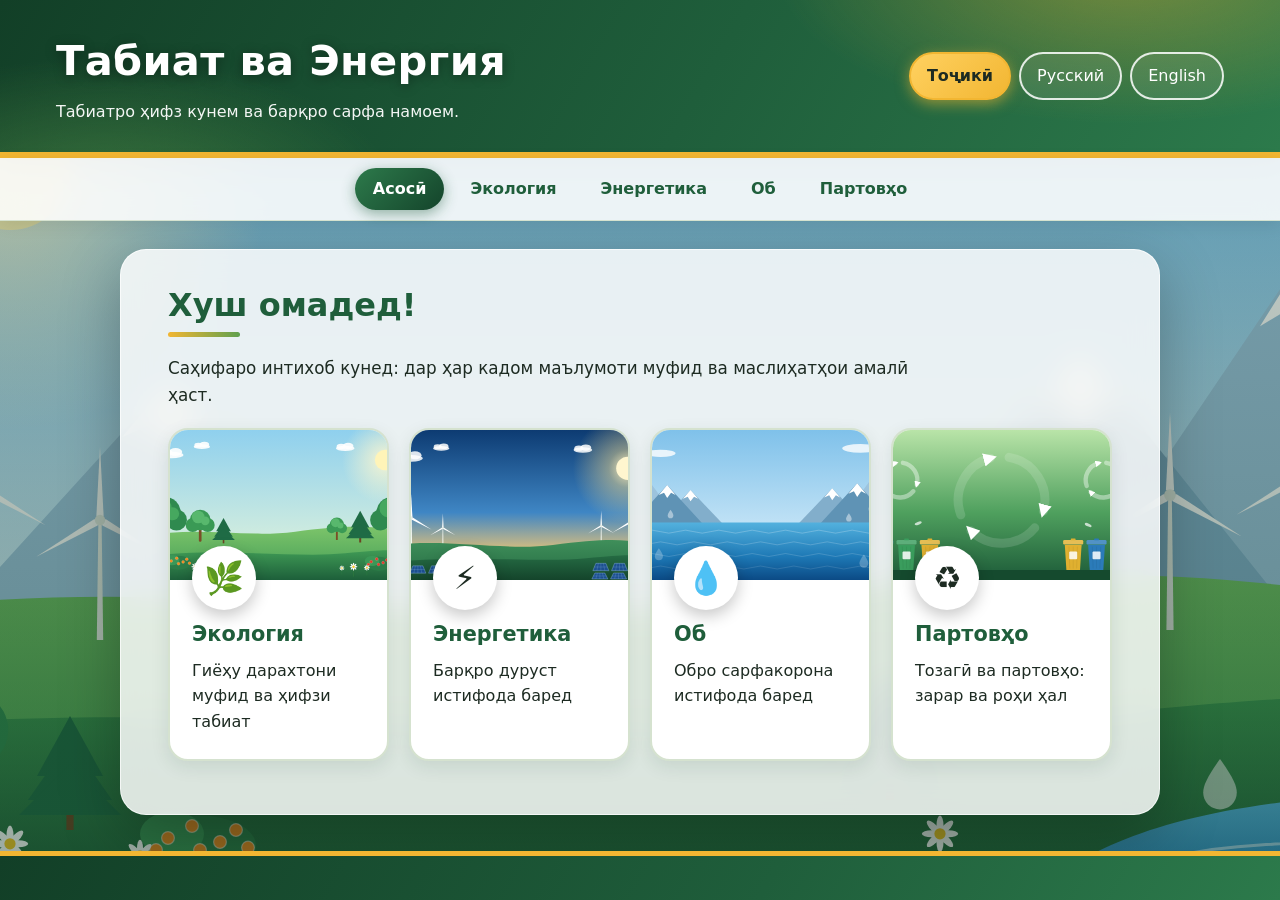
<file: index.html>
<!DOCTYPE html>
<html lang="tg">
<head>
  <meta charset="UTF-8">
  <meta name="viewport" content="width=device-width, initial-scale=1">
  <title>Eco</title>
  <link rel="stylesheet" href="style.css">
</head>
<body>
  <div id="chrome" data-active="home"></div>
  <main>
    <section>
      <h2 data-i18n="homeTitle"></h2>
      <p class="lead" data-i18n="homeIntro"></p>
      <div class="home" id="homeCards"></div>
    </section>
  </main>

  <footer data-i18n="footer"></footer>

  <script>
    // Если в JavaScript есть ошибка, она появится красной полосой внизу страницы
    function showError(text) {
      var bar = document.createElement("pre");
      bar.style.cssText = "position:fixed;left:0;right:0;bottom:0;margin:0;padding:12px;background:#ffd9d9;color:#8a0000;font:14px monospace;white-space:pre-wrap;z-index:99";
      bar.textContent = text;
      document.body.appendChild(bar);
    }
    window.addEventListener("error", function (e) {
      showError("ERROR: " + e.message + "\nfile: " + (e.filename || "") + "  line: " + e.lineno);
    });
  </script>
  <script src="script.js" onerror="showError('script.js NOT LOADED: check file name and folder')"></script>
</body>
</html>
</file>
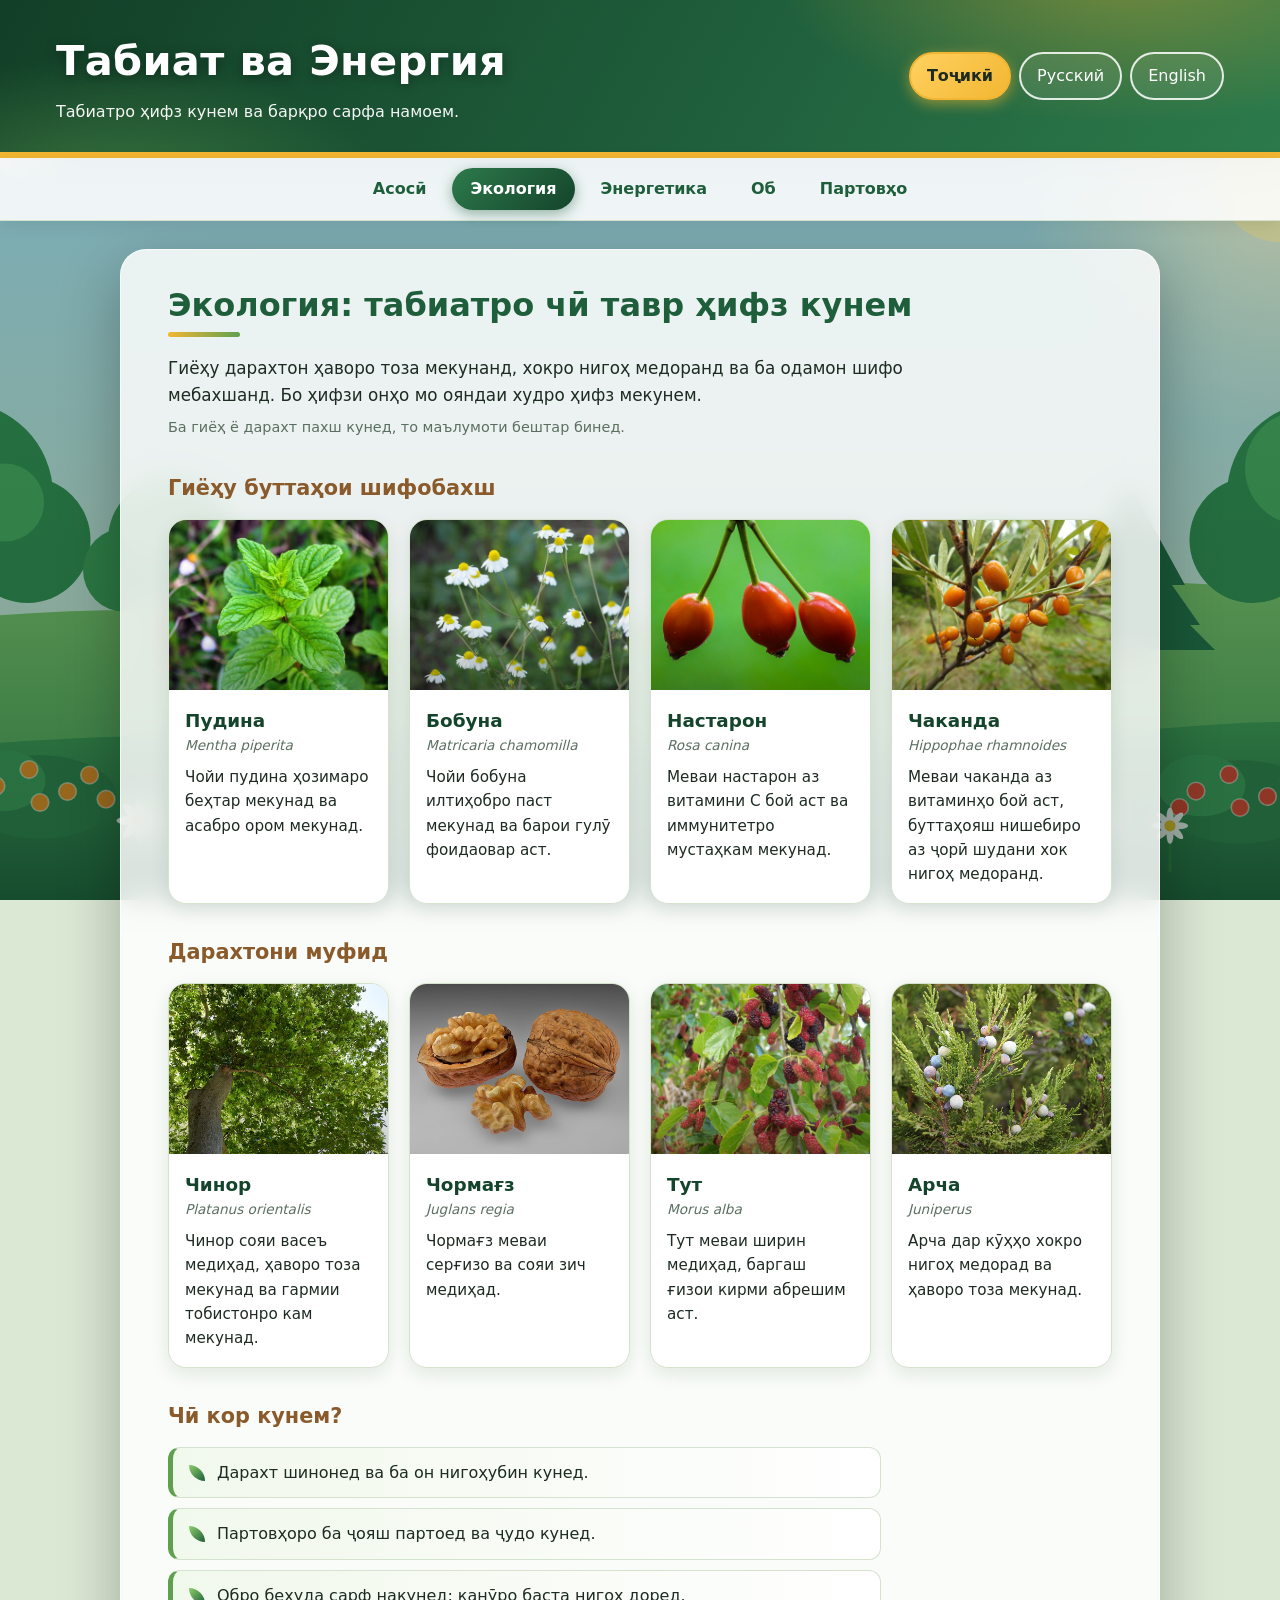
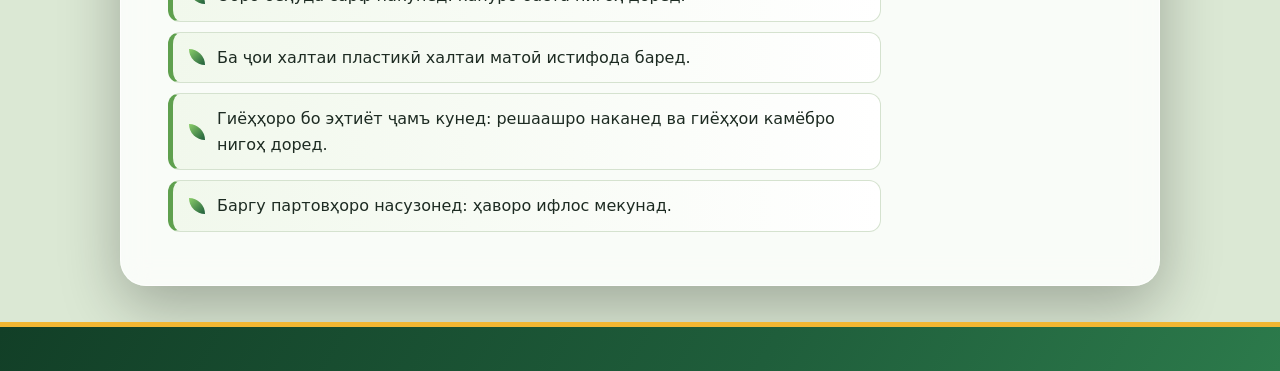
<file: ecology.html>
<!DOCTYPE html>
<html lang="tg">
<head>
  <meta charset="UTF-8">
  <meta name="viewport" content="width=device-width, initial-scale=1">
  <title>Eco</title>
  <link rel="stylesheet" href="style.css">
</head>
<body>
  <div id="chrome" data-active="eco"></div>
  <main>
    <section>
      <h2 data-i18n="ecoTitle"></h2>
      <p class="lead" data-i18n="ecoIntro"></p>
      <p class="hint" data-i18n="clickHint"></p>

      <h3 data-i18n="herbsTitle"></h3>
      <div class="cards" id="herbs"></div>

      <h3 data-i18n="treesTitle"></h3>
      <div class="cards" id="trees"></div>

      <h3 data-i18n="tipsTitle"></h3>
      <ul class="tips" id="ecoTips"></ul>
    </section>

    <div class="modal" id="modal" hidden onclick="closeItem()">
      <div class="sheet" onclick="event.stopPropagation()">
        <button class="close" onclick="closeItem()" aria-label="Close">×</button>
        <div id="modalBody"></div>
      </div>
    </div>
  </main>

  <footer data-i18n="footer"></footer>

  <script>
    // Если в JavaScript есть ошибка, она появится красной полосой внизу страницы
    function showError(text) {
      var bar = document.createElement("pre");
      bar.style.cssText = "position:fixed;left:0;right:0;bottom:0;margin:0;padding:12px;background:#ffd9d9;color:#8a0000;font:14px monospace;white-space:pre-wrap;z-index:99";
      bar.textContent = text;
      document.body.appendChild(bar);
    }
    window.addEventListener("error", function (e) {
      showError("ERROR: " + e.message + "\nfile: " + (e.filename || "") + "  line: " + e.lineno);
    });
  </script>
  <script src="script.js" onerror="showError('script.js NOT LOADED: check file name and folder')"></script>
</body>
</html>
</file>
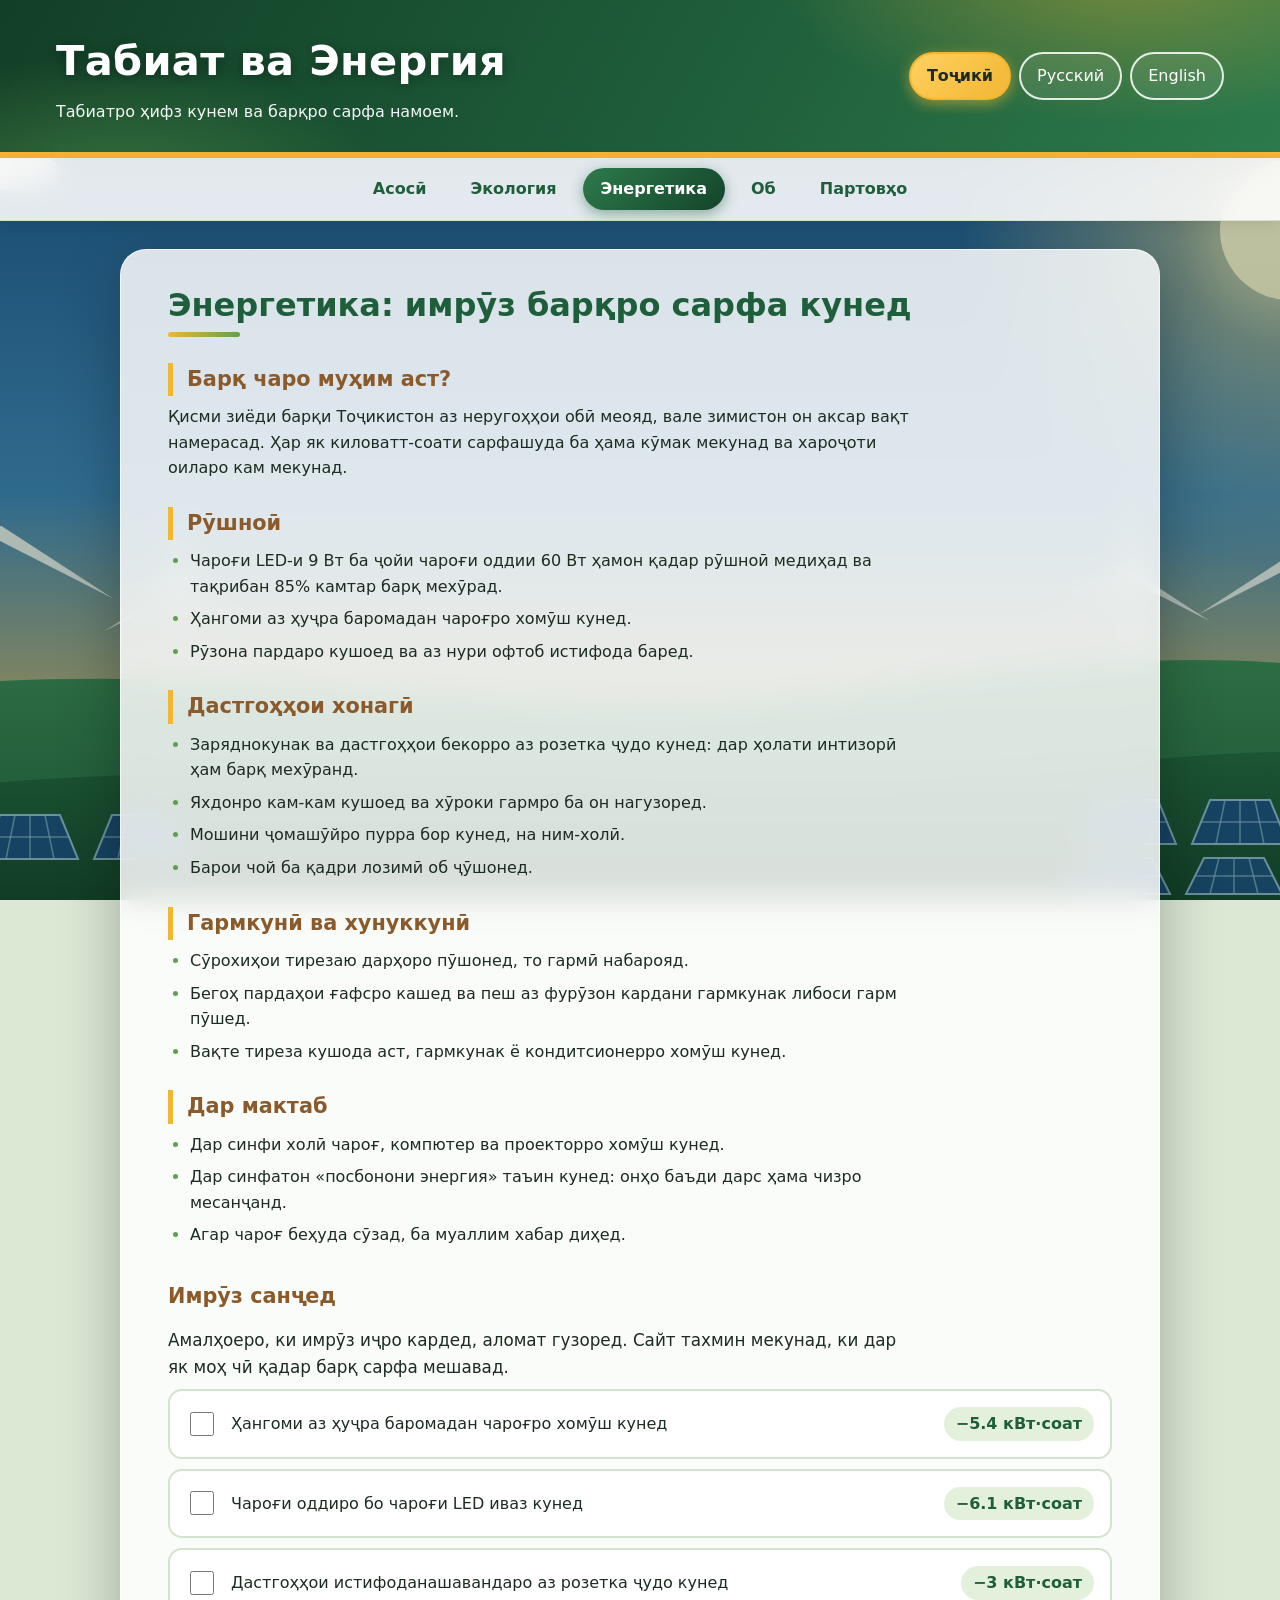
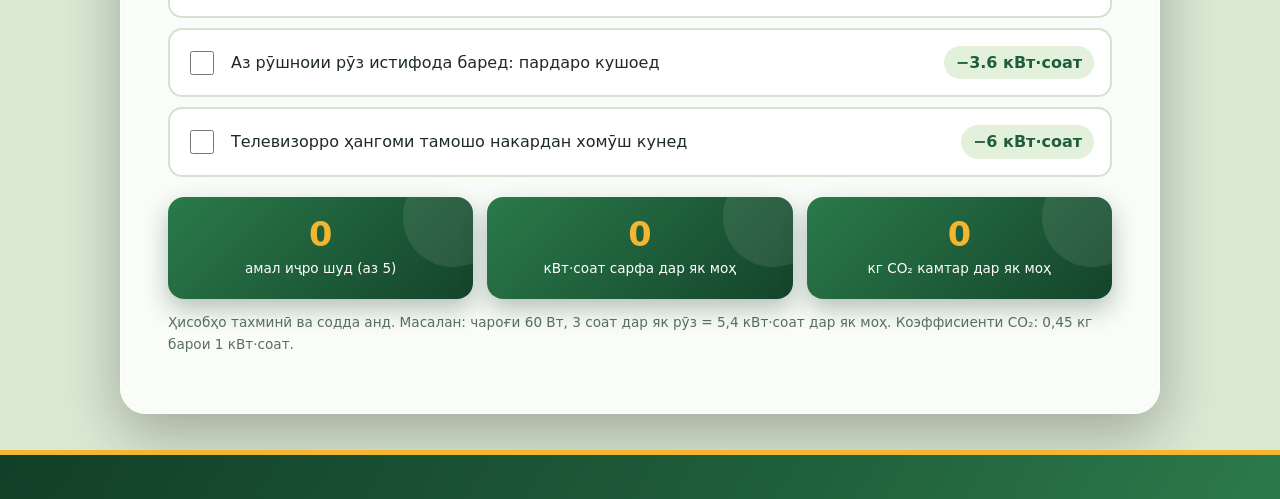
<file: energy.html>
<!DOCTYPE html>
<html lang="tg">
<head>
  <meta charset="UTF-8">
  <meta name="viewport" content="width=device-width, initial-scale=1">
  <title>Eco</title>
  <link rel="stylesheet" href="style.css">
</head>
<body>
  <div id="chrome" data-active="energy"></div>
  <main>
    <section>
      <h2 data-i18n="energyTitle"></h2>
      <div id="article" data-article="energy"></div>

      <h3 data-i18n="tryTitle"></h3>
      <p class="lead" data-i18n="energyIntro"></p>
      <div id="actions"></div>

      <div class="result">
        <div><b id="doneCount">0</b><span data-i18n="done"></span></div>
        <div><b id="saveKwh">0</b><span data-i18n="saveKwh"></span></div>
        <div><b id="saveCo2">0</b><span data-i18n="saveCo2"></span></div>
      </div>
      <p class="note" data-i18n="note"></p>
    </section>
  </main>

  <footer data-i18n="footer"></footer>

  <script>
    // Если в JavaScript есть ошибка, она появится красной полосой внизу страницы
    function showError(text) {
      var bar = document.createElement("pre");
      bar.style.cssText = "position:fixed;left:0;right:0;bottom:0;margin:0;padding:12px;background:#ffd9d9;color:#8a0000;font:14px monospace;white-space:pre-wrap;z-index:99";
      bar.textContent = text;
      document.body.appendChild(bar);
    }
    window.addEventListener("error", function (e) {
      showError("ERROR: " + e.message + "\nfile: " + (e.filename || "") + "  line: " + e.lineno);
    });
  </script>
  <script src="script.js" onerror="showError('script.js NOT LOADED: check file name and folder')"></script>
</body>
</html>
</file>
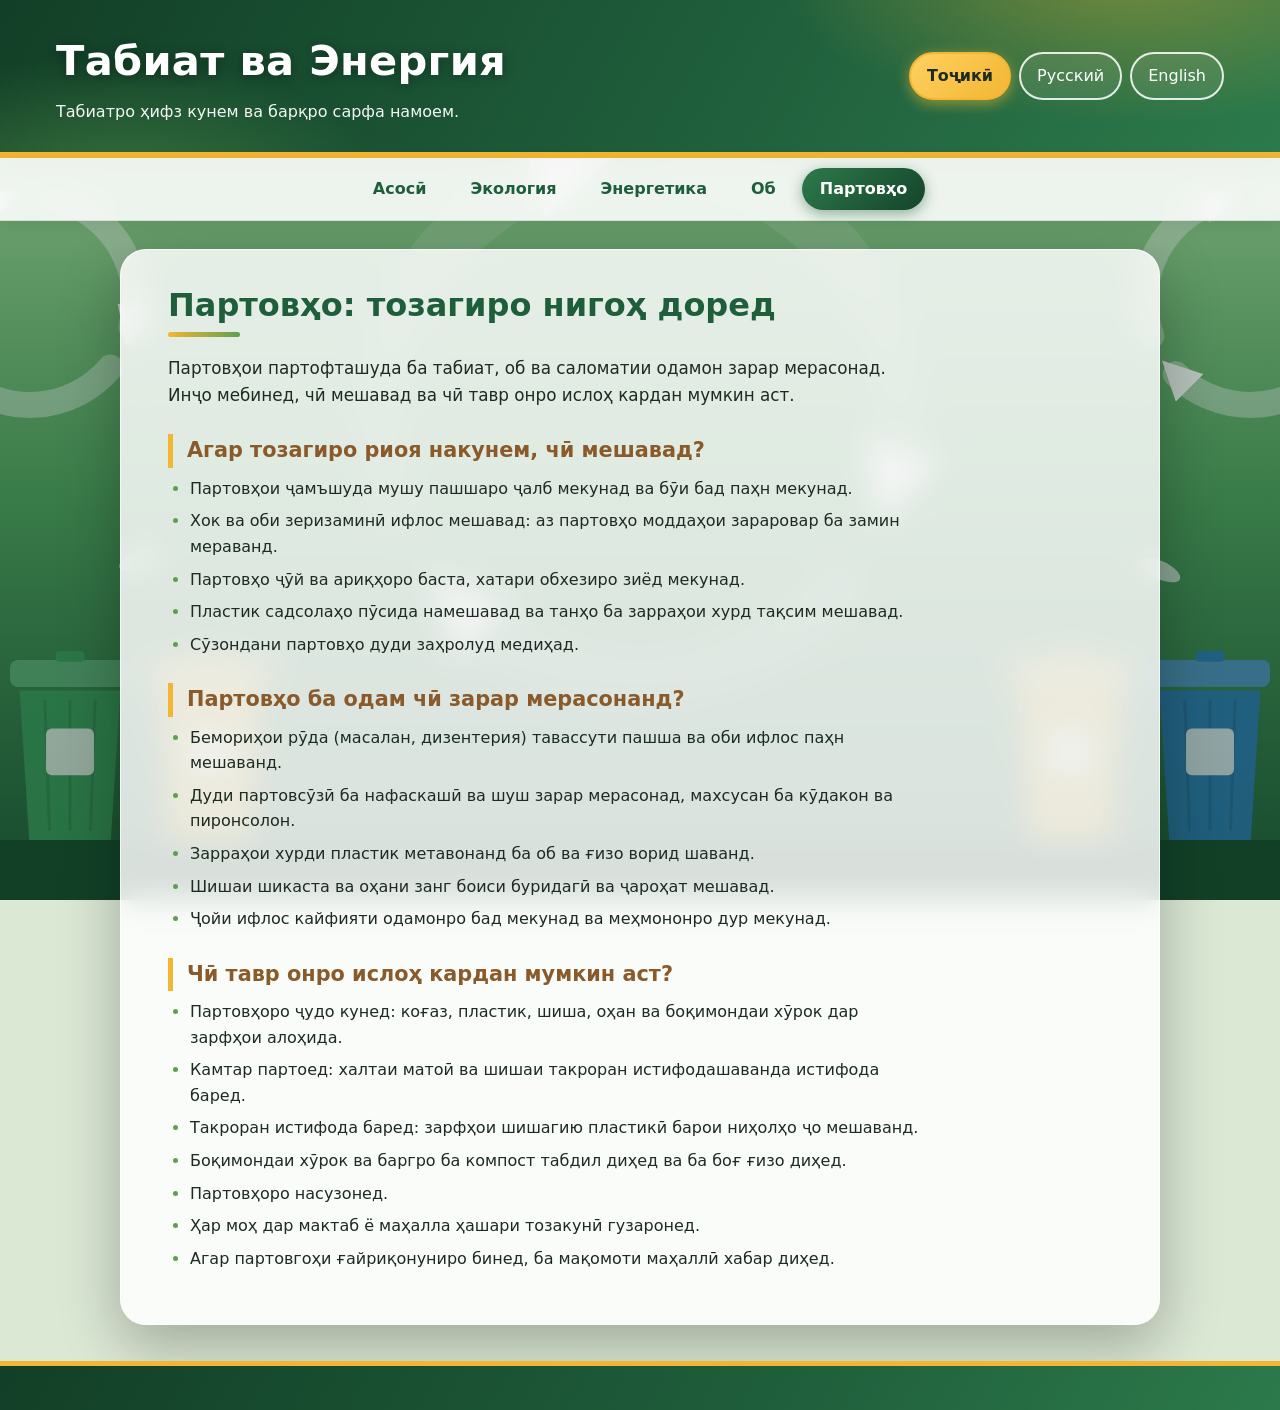
<file: waste.html>
<!DOCTYPE html>
<html lang="tg">
<head>
  <meta charset="UTF-8">
  <meta name="viewport" content="width=device-width, initial-scale=1">
  <title>Eco</title>
  <link rel="stylesheet" href="style.css">
</head>
<body>
  <div id="chrome" data-active="waste"></div>
  <main>
    <section>
      <h2 data-i18n="wasteTitle"></h2>
      <p class="lead" data-i18n="wasteIntro"></p>
      <div id="article" data-article="waste"></div>
    </section>
  </main>

  <footer data-i18n="footer"></footer>

  <script>
    // Если в JavaScript есть ошибка, она появится красной полосой внизу страницы
    function showError(text) {
      var bar = document.createElement("pre");
      bar.style.cssText = "position:fixed;left:0;right:0;bottom:0;margin:0;padding:12px;background:#ffd9d9;color:#8a0000;font:14px monospace;white-space:pre-wrap;z-index:99";
      bar.textContent = text;
      document.body.appendChild(bar);
    }
    window.addEventListener("error", function (e) {
      showError("ERROR: " + e.message + "\nfile: " + (e.filename || "") + "  line: " + e.lineno);
    });
  </script>
  <script src="script.js" onerror="showError('script.js NOT LOADED: check file name and folder')"></script>
</body>
</html>
</file>
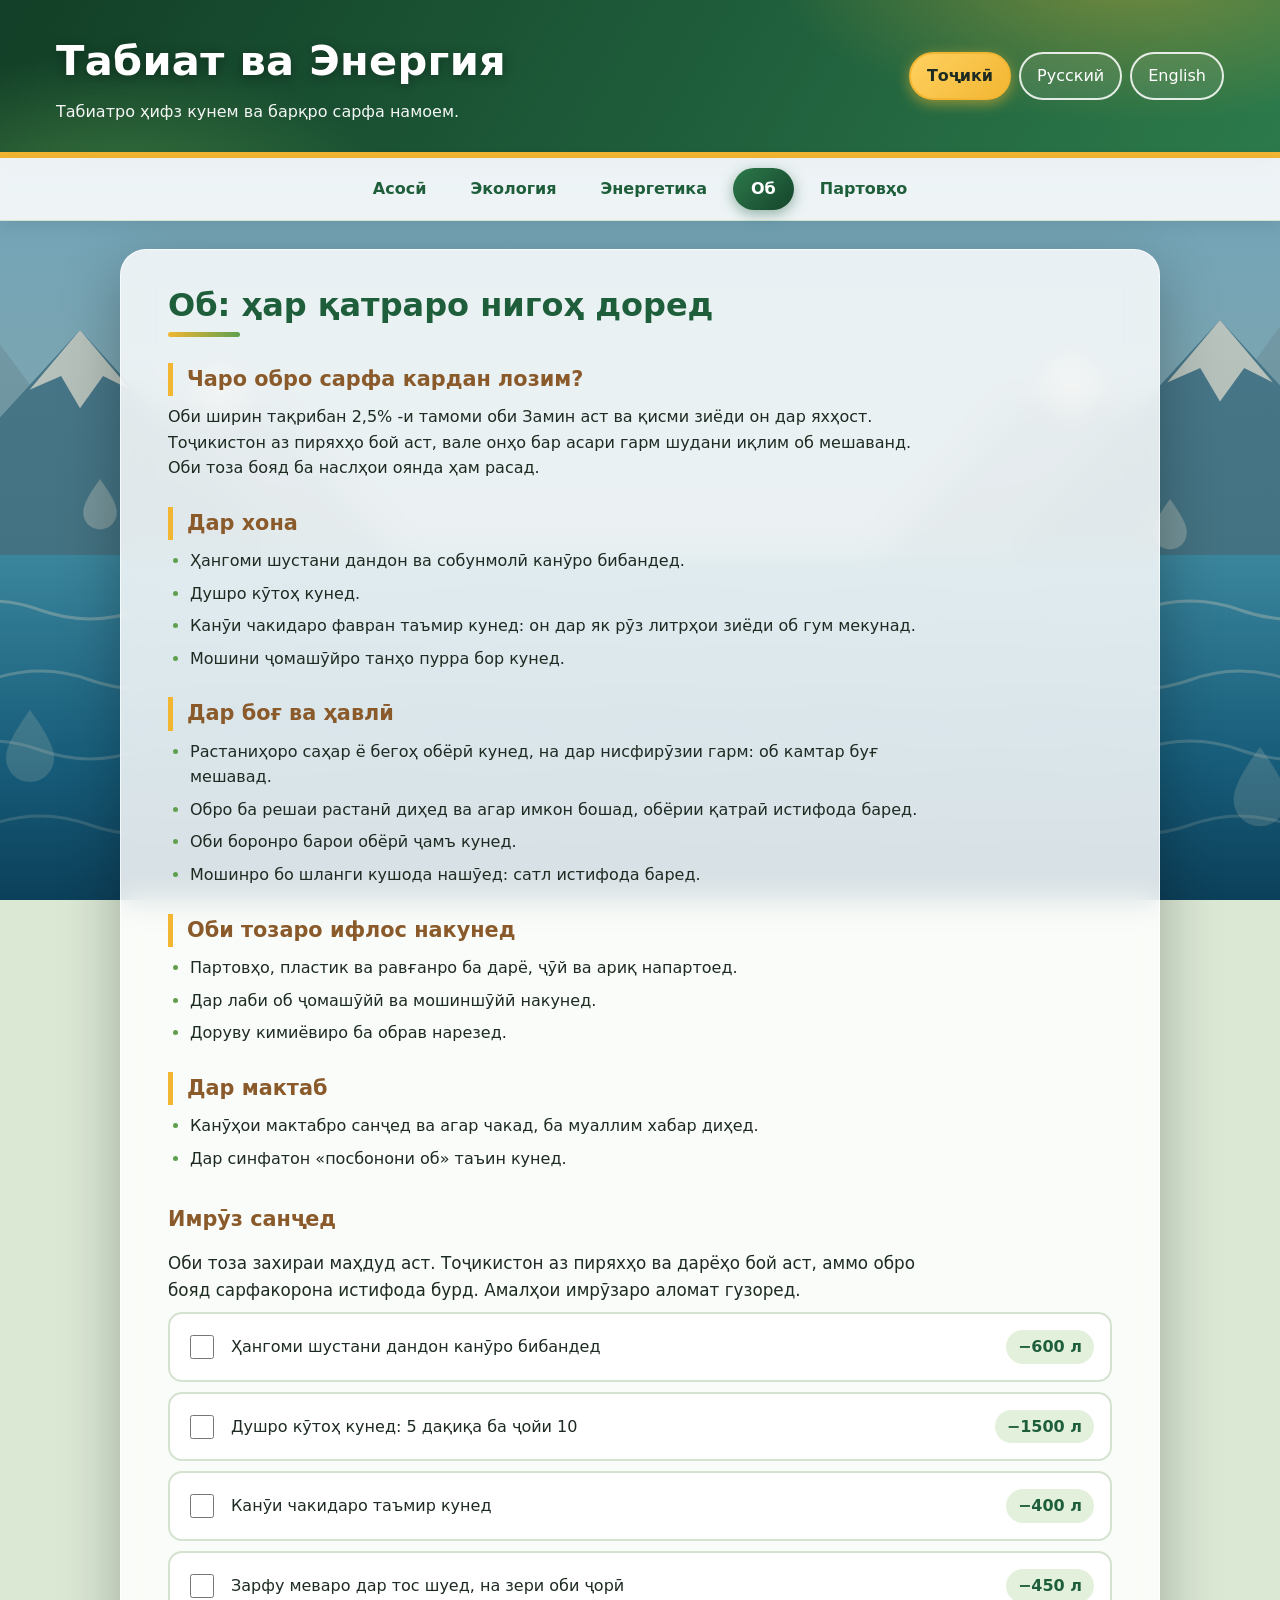
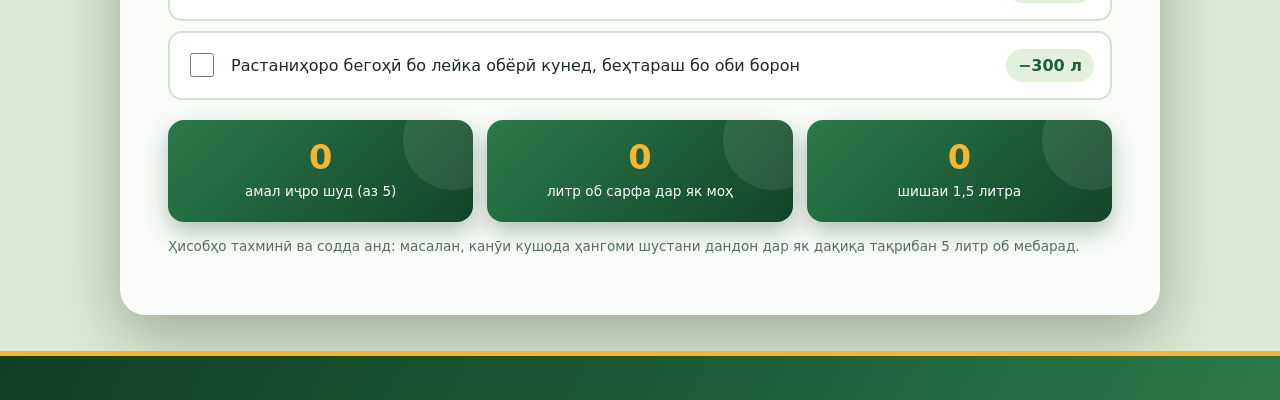
<file: water.html>
<!DOCTYPE html>
<html lang="tg">
<head>
  <meta charset="UTF-8">
  <meta name="viewport" content="width=device-width, initial-scale=1">
  <title>Eco</title>
  <link rel="stylesheet" href="style.css">
</head>
<body>
  <div id="chrome" data-active="water"></div>
  <main>
    <section>
      <h2 data-i18n="waterTitle"></h2>
      <div id="article" data-article="water"></div>

      <h3 data-i18n="tryTitle"></h3>
      <p class="lead" data-i18n="waterIntro"></p>
      <div id="waterActions"></div>

      <div class="result">
        <div><b id="waterDone">0</b><span data-i18n="done"></span></div>
        <div><b id="saveWater">0</b><span data-i18n="waterSave"></span></div>
        <div><b id="saveBottles">0</b><span data-i18n="waterBottles"></span></div>
      </div>
      <p class="note" data-i18n="waterNote"></p>
    </section>
  </main>

  <footer data-i18n="footer"></footer>

  <script>
    // Если в JavaScript есть ошибка, она появится красной полосой внизу страницы
    function showError(text) {
      var bar = document.createElement("pre");
      bar.style.cssText = "position:fixed;left:0;right:0;bottom:0;margin:0;padding:12px;background:#ffd9d9;color:#8a0000;font:14px monospace;white-space:pre-wrap;z-index:99";
      bar.textContent = text;
      document.body.appendChild(bar);
    }
    window.addEventListener("error", function (e) {
      showError("ERROR: " + e.message + "\nfile: " + (e.filename || "") + "  line: " + e.lineno);
    });
  </script>
  <script src="script.js" onerror="showError('script.js NOT LOADED: check file name and folder')"></script>
</body>
</html>
</file>
<file: style.css>
/* =====================================================
   Табиат ва Энергия — оформление (тексты не затронуты)
   Фоновые фото каждой страницы меняются в блоке
   «ФОНЫ СТРАНИЦ» ниже: одна строка --bg на страницу.
   ===================================================== */
:root {
  --forest: #1f5e3b;
  --forest-dark: #14442b;
  --leaf: #5fa04e;
  --soil: #8a5a2b;
  --sun: #f2b632;
  --mist: #eef4ea;
  --ink: #1d2b22;
  --white: #fff;
  --line: #d5e2cf;
  --radius: 18px;
  --shadow: 0 10px 30px rgba(20, 60, 35, .15);
}
* { box-sizing: border-box; }
html { scroll-behavior: smooth; }

/* ===== ФОНЫ СТРАНИЦ (фото слева и справа от контента) ===== */
body { --bg: url("images/bg-home.svg"); }
body:has(#chrome[data-active="home"])   { --bg: url("images/bg-home.svg"); }
body:has(#chrome[data-active="eco"])    { --bg: url("images/bg-eco.svg"); }
body:has(#chrome[data-active="energy"]) { --bg: url("images/bg-energy.svg"); }
body:has(#chrome[data-active="water"])  { --bg: url("images/bg-water.svg"); }
body:has(#chrome[data-active="waste"])  { --bg: url("images/bg-waste.svg"); }

body {
  margin: 0;
  min-height: 100vh;
  display: flex;
  flex-direction: column;
  font-family: "Segoe UI", system-ui, sans-serif;
  color: var(--ink);
  line-height: 1.6;
  background-color: #dbe8d4;
  background-image: linear-gradient(rgba(14, 50, 30, .22), rgba(14, 50, 30, .42)), var(--bg);
  background-size: cover;
  background-position: center;
  background-repeat: no-repeat;
  background-attachment: fixed;
}
#chrome { display: contents; }

/* ===== Шапка ===== */
header {
  position: relative;
  overflow: hidden;
  display: flex;
  flex-wrap: wrap;
  gap: 16px;
  justify-content: space-between;
  align-items: center;
  padding: 28px clamp(16px, 5vw, 56px);
  background:
    radial-gradient(500px 220px at 88% -20%, rgba(242, 182, 50, .38), transparent 70%),
    radial-gradient(420px 200px at 8% 130%, rgba(95, 160, 78, .5), transparent 70%),
    linear-gradient(120deg, #123f27, var(--forest) 55%, #2c7a4b);
  color: var(--white);
  border-bottom: 6px solid var(--sun);
  box-shadow: 0 6px 24px rgba(0, 0, 0, .25);
}
h1 {
  margin: 0;
  font-size: clamp(1.7rem, 4vw, 2.6rem);
  letter-spacing: .3px;
  text-shadow: 0 2px 12px rgba(0, 0, 0, .35);
}
header p { margin: 4px 0 0; opacity: .95; }

.langs { display: flex; gap: 8px; }
.langs button {
  padding: 9px 16px;
  border: 2px solid rgba(255, 255, 255, .85);
  border-radius: 999px;
  background: rgba(255, 255, 255, .08);
  color: var(--white);
  font: inherit;
  cursor: pointer;
  transition: transform .2s, background .2s, box-shadow .2s;
}
.langs button:hover { background: rgba(255, 255, 255, .22); transform: translateY(-2px); }
.langs button.active {
  background: linear-gradient(135deg, #ffd160, var(--sun));
  border-color: var(--sun);
  color: var(--ink);
  font-weight: 700;
  box-shadow: 0 4px 14px rgba(242, 182, 50, .55);
}

/* ===== Меню ===== */
nav {
  display: flex;
  justify-content: center;
  flex-wrap: wrap;
  gap: 8px;
  padding: 10px clamp(16px, 5vw, 56px);
  background: rgba(255, 255, 255, .88);
  -webkit-backdrop-filter: blur(12px);
  backdrop-filter: blur(12px);
  position: sticky;
  top: 0;
  z-index: 10;
  border-bottom: 1px solid var(--line);
  box-shadow: 0 4px 16px rgba(0, 0, 0, .08);
}
nav a {
  padding: 8px 18px;
  border-radius: 999px;
  color: var(--forest);
  text-decoration: none;
  font-weight: 600;
  transition: background .2s, transform .2s, color .2s;
}
nav a:hover { background: var(--mist); transform: translateY(-2px); }
nav a.active {
  background: linear-gradient(135deg, #2d7a4b, var(--forest-dark));
  color: var(--white);
  box-shadow: 0 4px 14px rgba(31, 94, 59, .45);
}

/* ===== Основная «стеклянная» панель посередине ===== */
main {
  position: relative;
  flex: 1 0 auto;
  width: 100%;
  max-width: 1040px;
  margin: 28px auto 36px;
  padding: 8px clamp(16px, 4vw, 48px) 44px;
}
main::before {
  content: "";
  position: absolute;
  inset: 0;
  z-index: -1;
  border-radius: 26px;
  background: rgba(255, 255, 255, .84);
  -webkit-backdrop-filter: blur(14px);
  backdrop-filter: blur(14px);
  border: 1px solid rgba(255, 255, 255, .7);
  box-shadow: 0 20px 60px rgba(0, 0, 0, .28);
}
section { padding-top: 28px; }

h2 {
  position: relative;
  margin: 0 0 18px;
  padding-bottom: 12px;
  color: var(--forest);
  font-size: clamp(1.5rem, 3vw, 2rem);
  line-height: 1.25;
}
h2::after {
  content: "";
  position: absolute;
  left: 0; bottom: 0;
  width: 72px; height: 5px;
  border-radius: 5px;
  background: linear-gradient(90deg, var(--sun), var(--leaf));
}
h3 { margin: 32px 0 14px; color: var(--soil); font-size: 1.3rem; }
.lead { max-width: 70ch; margin: 0 0 8px; font-size: 1.05rem; }
.hint { color: #5b6f61; font-size: .9rem; margin: 0; }

/* ===== Появление при загрузке ===== */
@keyframes rise { from { opacity: 0; transform: translateY(22px); } }
@keyframes fade { from { opacity: 0; } }
main section > h2, main section > .lead, main section > .hint,
main section > h3, .tips li, .action, .result div, .art > * {
  animation: rise .7s cubic-bezier(.2, .7, .2, 1) backwards;
}
main section > .lead { animation-delay: .08s; }
main section > .hint { animation-delay: .14s; }
.card, .home a { animation: rise .7s cubic-bezier(.2, .7, .2, 1) backwards; }
.cards .card:nth-child(2), .home a:nth-child(2), .tips li:nth-child(2), .action:nth-child(2), .result div:nth-child(2) { animation-delay: .1s; }
.cards .card:nth-child(3), .home a:nth-child(3), .tips li:nth-child(3), .action:nth-child(3), .result div:nth-child(3) { animation-delay: .2s; }
.cards .card:nth-child(4), .home a:nth-child(4), .tips li:nth-child(4), .action:nth-child(4) { animation-delay: .3s; }
.tips li:nth-child(5), .action:nth-child(5) { animation-delay: .4s; }
.tips li:nth-child(6) { animation-delay: .5s; }

/* ===== Карточки растений ===== */
.cards { display: grid; grid-template-columns: repeat(auto-fill, minmax(210px, 1fr)); gap: 20px; }
.card {
  background: var(--white);
  border-radius: var(--radius);
  overflow: hidden;
  border: 1px solid var(--line);
  box-shadow: 0 6px 18px rgba(20, 60, 35, .1);
  cursor: pointer;
  transition: transform .3s, box-shadow .3s, border-color .3s;
}
.card:hover {
  transform: translateY(-8px);
  border-color: var(--leaf);
  box-shadow: 0 18px 38px rgba(20, 60, 35, .25);
}
.photo {
  position: relative;
  height: 170px;
  background: #dbe8d4;
  display: flex;
  align-items: center;
  justify-content: center;
  overflow: hidden;
}
.photo::after {
  content: "";
  position: absolute;
  inset: auto 0 0 0;
  height: 45%;
  background: linear-gradient(transparent, rgba(0, 0, 0, .22));
  pointer-events: none;
}
.photo img { width: 100%; height: 100%; object-fit: cover; transition: transform .7s; }
.card:hover .photo img { transform: scale(1.1); }
.photo .emoji { display: none; font-size: 3.5rem; }
.card .body { padding: 16px; }
.card h4 { margin: 0; font-size: 1.15rem; color: var(--forest-dark); }
.card em { display: block; color: #5b6f61; font-size: .85rem; margin-bottom: 8px; }
.card p { margin: 0; font-size: .95rem; }

/* ===== Советы ===== */
.tips { margin: 0; padding: 0; max-width: 70ch; list-style: none; }
.tips li {
  position: relative;
  margin-bottom: 10px;
  padding: 12px 16px 12px 44px;
  background: linear-gradient(90deg, #f1f8ec, #fff);
  border: 1px solid var(--line);
  border-left: 5px solid var(--leaf);
  border-radius: 12px;
  transition: transform .25s, box-shadow .25s;
}
.tips li::before {
  content: "";
  position: absolute;
  left: 16px; top: 50%;
  width: 16px; height: 16px;
  margin-top: -8px;
  border-radius: 0 100% 0 100%;
  background: linear-gradient(135deg, #8ccf6a, var(--forest));
}
.tips li:hover { transform: translateX(6px); box-shadow: 0 6px 16px rgba(20, 60, 35, .12); }

/* ===== Переключатели (энергия, вода) ===== */
.action {
  display: flex;
  gap: 14px;
  align-items: center;
  padding: 16px;
  margin-bottom: 10px;
  background: var(--white);
  border: 2px solid var(--line);
  border-radius: 14px;
  cursor: pointer;
  transition: transform .25s, border-color .25s, background .25s, box-shadow .25s;
}
.action:hover { transform: translateX(6px); border-color: var(--leaf); box-shadow: 0 6px 16px rgba(20, 60, 35, .12); }
.action.on { border-color: var(--leaf); background: linear-gradient(90deg, #e6f5de, #f7fcf4); }
.action input { width: 24px; height: 24px; accent-color: var(--forest); cursor: pointer; }
.action span.txt { flex: 1; }
.action span.kwh {
  padding: 4px 12px;
  border-radius: 999px;
  background: #e3f1dc;
  color: var(--forest);
  font-weight: 700;
  white-space: nowrap;
}
.action.on span.kwh { background: var(--forest); color: var(--white); }

/* ===== Итоги ===== */
.result { display: grid; grid-template-columns: repeat(3, 1fr); gap: 14px; margin-top: 20px; }
.result div {
  position: relative;
  overflow: hidden;
  background: linear-gradient(135deg, #2a7a4a, var(--forest-dark));
  color: var(--white);
  border-radius: 16px;
  padding: 18px 14px;
  text-align: center;
  box-shadow: 0 10px 24px rgba(20, 60, 35, .3);
}
.result div::after {
  content: "";
  position: absolute;
  right: -30px; top: -30px;
  width: 100px; height: 100px;
  border-radius: 50%;
  background: rgba(255, 255, 255, .09);
}
.result b { display: block; font-size: 2.1rem; line-height: 1.2; color: var(--sun); }
.result span { font-size: .85rem; }
.note { color: #5b6f61; font-size: .85rem; }

/* ===== Главная: карточки разделов ===== */
nav a.active { color: var(--white); }
.home { display: grid; grid-template-columns: repeat(auto-fit, minmax(220px, 1fr)); gap: 20px; margin-top: 20px; }
.home a {
  display: block;
  overflow: hidden;
  padding: 0 0 24px;
  background: var(--white);
  border: 2px solid var(--line);
  border-radius: 20px;
  color: var(--ink);
  text-decoration: none;
  box-shadow: 0 6px 18px rgba(20, 60, 35, .1);
  transition: transform .3s, box-shadow .3s, border-color .3s;
}
.home a::before {
  content: "";
  display: block;
  height: 150px;
  background: var(--card-bg) center / cover no-repeat;
  transition: transform .7s;
}
.home a:hover { transform: translateY(-8px); border-color: var(--leaf); box-shadow: 0 20px 40px rgba(20, 60, 35, .28); }
.home a:hover::before { transform: scale(1.08); }
.home a:nth-child(1) { --card-bg: url("images/bg-eco.svg"); }
.home a:nth-child(2) { --card-bg: url("images/bg-energy.svg"); }
.home a:nth-child(3) { --card-bg: url("images/bg-water.svg"); }
.home a:nth-child(4) { --card-bg: url("images/bg-waste.svg"); }
.home .big {
  position: relative;
  display: grid;
  place-items: center;
  width: 64px; height: 64px;
  margin: -34px 0 8px 22px;
  border-radius: 50%;
  background: var(--white);
  box-shadow: 0 6px 16px rgba(0, 0, 0, .22);
  font-size: 2rem;
}
.home a > b, .home a > span:last-child { display: block; padding: 0 22px; }
.home b { margin: 6px 0; font-size: 1.3rem; color: var(--forest); }

/* ===== Окно с подробностями ===== */
.modal {
  position: fixed;
  inset: 0;
  background: rgba(10, 35, 22, .7);
  -webkit-backdrop-filter: blur(6px);
  backdrop-filter: blur(6px);
  display: flex;
  align-items: flex-start;
  justify-content: center;
  padding: 24px 12px;
  overflow-y: auto;
  z-index: 50;
  animation: fade .25s;
}
.modal[hidden] { display: none; }
.sheet {
  position: relative;
  width: 100%;
  max-width: 660px;
  background: var(--white);
  border-radius: 22px;
  overflow: hidden;
  box-shadow: 0 30px 80px rgba(0, 0, 0, .5);
  animation: rise .4s cubic-bezier(.2, .7, .2, 1);
}
.sheet .photo { height: 280px; }
.sheet .body { padding: 22px 24px 26px; }
.sheet h4 { margin: 0; font-size: 1.6rem; color: var(--forest); }
.sheet em { color: #5b6f61; }
.sheet p { margin: 0 0 12px; }
.close {
  position: absolute; top: 12px; right: 12px; z-index: 2;
  width: 40px; height: 40px; border: 0; border-radius: 50%;
  background: rgba(255, 255, 255, .95); color: var(--ink);
  font-size: 1.6rem; line-height: 1; cursor: pointer;
  box-shadow: 0 4px 12px rgba(0, 0, 0, .3);
  transition: transform .2s, background .2s;
}
.close:hover { transform: rotate(90deg) scale(1.08); background: var(--sun); }

/* ===== Статьи (вода, отходы, энергия) ===== */
.art { max-width: 75ch; }
.art h3 {
  margin: 26px 0 8px;
  padding-left: 14px;
  border-left: 5px solid var(--sun);
}
.art p { margin: 0 0 10px; }
.art ul { margin: 0 0 10px; padding-left: 22px; }
.art li { margin-bottom: 7px; }
.art li::marker { color: var(--leaf); }

/* ===== Подвал ===== */
footer {
  text-align: center;
  padding: 22px;
  background: linear-gradient(120deg, #123f27, var(--forest) 60%, #2c7a4b);
  color: var(--white);
  border-top: 5px solid var(--sun);
}

input:focus-visible, button:focus-visible, a:focus-visible { outline: 3px solid var(--sun); outline-offset: 2px; }

/* ===== Адаптивность ===== */
@media (max-width: 900px) {
  body { background-attachment: scroll; }
  main { margin: 14px auto 24px; width: calc(100% - 20px); }
  main::before { border-radius: 20px; }
}
@media (max-width: 600px) {
  header { justify-content: center; text-align: center; }
  nav { justify-content: flex-start; flex-wrap: nowrap; overflow-x: auto; }
  nav a { white-space: nowrap; }
  .result { grid-template-columns: 1fr; }
  .action { flex-wrap: wrap; }
  .sheet .photo { height: 200px; }
}
@media (prefers-reduced-motion: reduce) {
  * { animation: none !important; transition: none !important; scroll-behavior: auto !important; }
}
</file>
